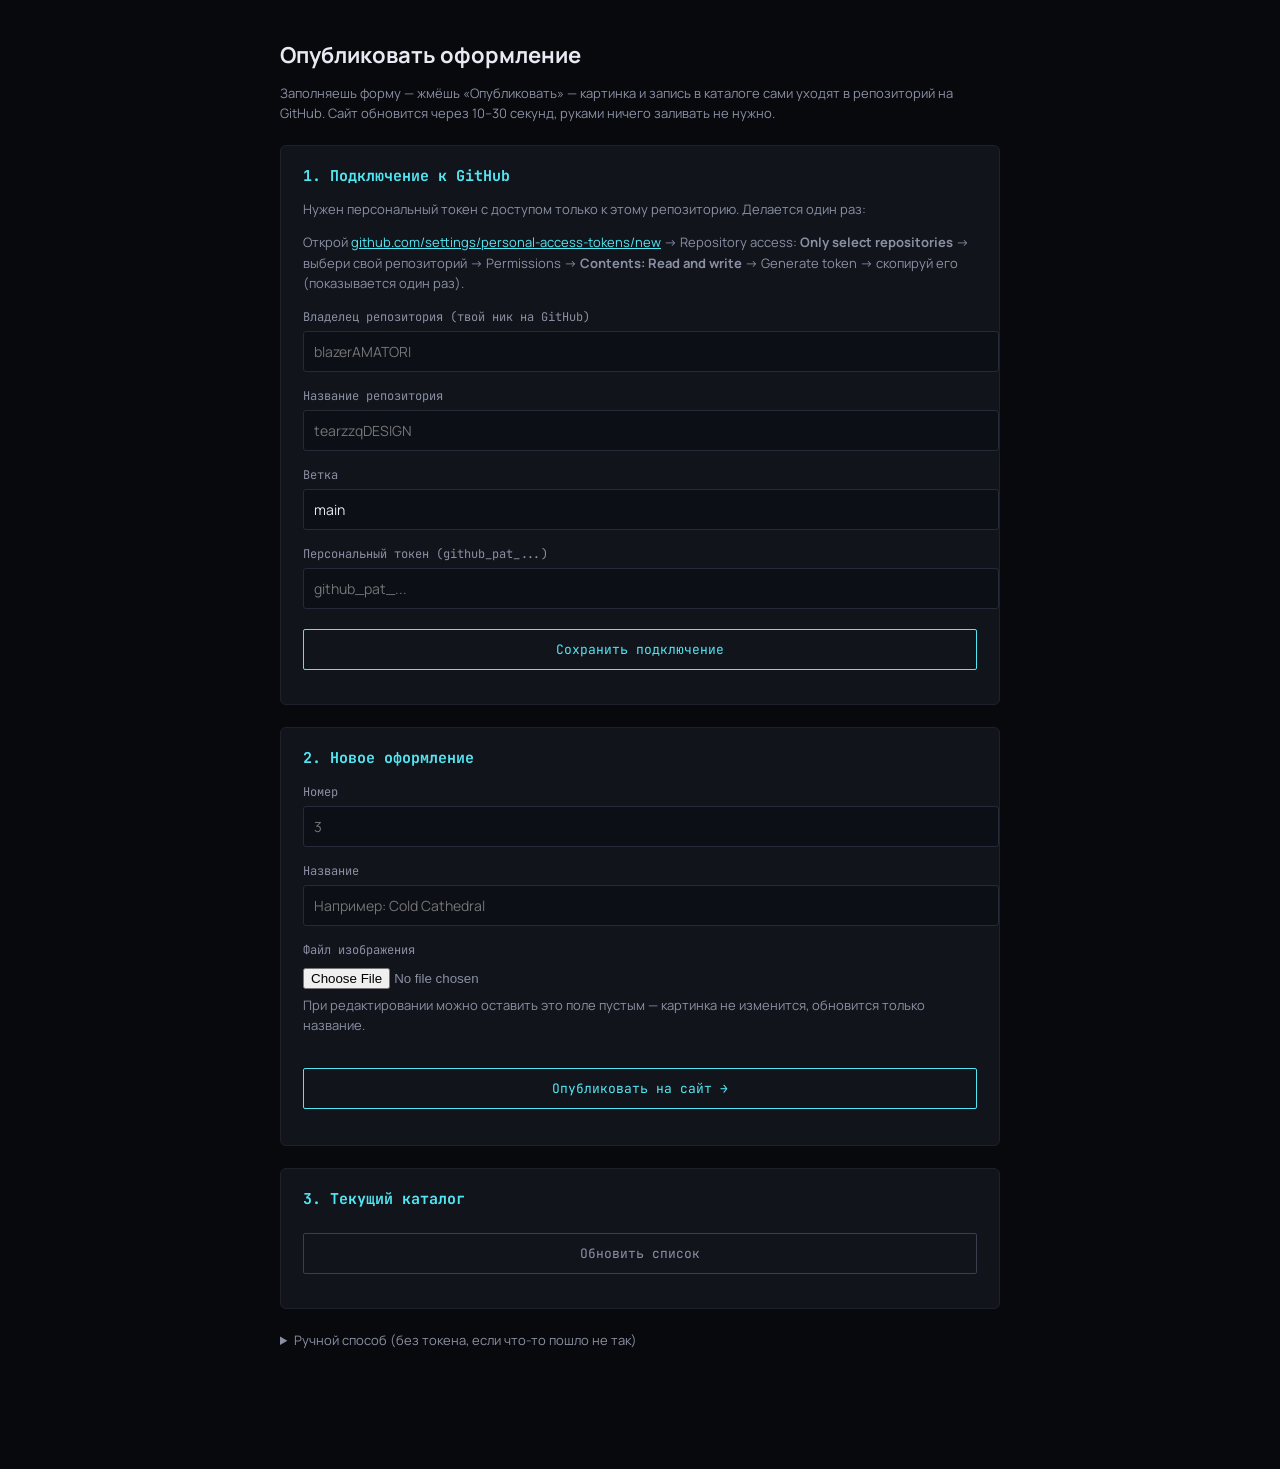
<file: admin.html>
<!DOCTYPE html>
<html lang="ru">
<head>
<meta charset="UTF-8">
<meta name="viewport" content="width=device-width, initial-scale=1.0">
<title>Опубликовать оформление — admin</title>
<link href="https://fonts.googleapis.com/css2?family=Manrope:wght@400;600;700&family=JetBrains+Mono:wght@400;500&display=swap" rel="stylesheet">
<style>
  body { background:#08090d; color:#eae8f2; font-family:"Manrope",sans-serif; max-width:720px; margin:40px auto; padding:0 20px 80px; }
  h1 { font-size:22px; margin-bottom:4px; }
  h2 { font-size:15px; font-family:"JetBrains Mono",monospace; color:#52e6f2; margin:0 0 4px; }
  p.hint { color:#8a90a3; font-size:13px; line-height:1.55; }
  .card { background:#12141c; border:1px solid #1e212c; border-radius:6px; padding:20px 22px; margin:22px 0; }
  label { display:block; margin:16px 0 6px; font-family:"JetBrains Mono",monospace; font-size:12px; color:#8a90a3; }
  input[type=text], input[type=number], input[type=password] {
    width:100%; padding:10px; background:#0d0f16; border:1px solid #262a38;
    color:#eae8f2; border-radius:3px; font-family:inherit; font-size:14px;
  }
  input[type=file] { color:#8a90a3; margin-top:4px; }
  .catalog-list { margin-top:14px; display:flex; flex-direction:column; gap:10px; }
  .catalog-item {
    display:flex; align-items:center; gap:12px;
    background:#0d0f16; border:1px solid #262a38; border-radius:4px; padding:10px 12px;
  }
  .catalog-item img { width:52px; height:52px; object-fit:cover; border-radius:3px; flex-shrink:0; background:#1e212c; }
  .catalog-item__meta { flex:1; min-width:0; }
  .catalog-item__num { font-family:"JetBrains Mono",monospace; color:#52e6f2; font-size:12px; }
  .catalog-item__title { font-size:14px; margin-top:2px; overflow:hidden; text-overflow:ellipsis; white-space:nowrap; }
  .catalog-item__actions { display:flex; gap:8px; flex-shrink:0; }
  .catalog-item__actions button {
    width:auto; margin:0; padding:7px 12px; font-size:11px;
  }
  .btn-danger { border-color:#ff6b6b !important; color:#ff6b6b !important; }
  .btn-danger:hover:not(:disabled) { background:#ff6b6b !important; color:#08090d !important; }
  button {
    margin-top:20px; background:transparent; border:1px solid #52e6f2; color:#52e6f2;
    padding:11px 22px; border-radius:2px; cursor:pointer; font-family:"JetBrains Mono",monospace;
    font-size:13px; width:100%;
  }
  button:hover:not(:disabled) { background:#52e6f2; color:#04050a; }
  button:disabled { opacity:0.4; cursor:not-allowed; }
  button.secondary { border-color:#3a3f4d; color:#8a90a3; }
  button.secondary:hover:not(:disabled) { background:#3a3f4d; color:#eae8f2; }
  #preview { margin-top:12px; max-width:200px; border-radius:4px; display:none; }
  .status { margin-top:16px; font-family:"JetBrains Mono",monospace; font-size:12px; line-height:1.7; color:#8a90a3; white-space:pre-wrap; }
  .status .ok { color:#52e6f2; }
  .status .err { color:#ff6b6b; }
  .conn-state { font-family:"JetBrains Mono",monospace; font-size:12px; margin-top:14px; }
  .conn-state.ok { color:#52e6f2; }
  .conn-state.bad { color:#ff6b6b; }
  a.dl { color:#52e6f2; }
  details summary { cursor:pointer; color:#8a90a3; font-size:13px; margin-top:10px; }
  textarea { width:100%; height:120px; margin-top:10px; background:#0d0f16; border:1px solid #262a38; color:#eae8f2; font-family:"JetBrains Mono",monospace; font-size:12px; padding:12px; border-radius:3px; }
</style>
</head>
<body>

<h1>Опубликовать оформление</h1>
<p class="hint">
  Заполняешь форму — жмёшь «Опубликовать» — картинка и запись в каталоге сами
  уходят в репозиторий на GitHub. Сайт обновится через 10–30 секунд, руками
  ничего заливать не нужно.
</p>

<div class="card">
  <h2>1. Подключение к GitHub</h2>
  <p class="hint">Нужен персональный токен с доступом только к этому репозиторию. Делается один раз:</p>
  <p class="hint">
    Открой
    <a class="dl" href="https://github.com/settings/personal-access-tokens/new" target="_blank" rel="noopener">github.com/settings/personal-access-tokens/new</a>
    → Repository access: <b>Only select repositories</b> → выбери свой репозиторий →
    Permissions → <b>Contents: Read and write</b> → Generate token → скопируй его (показывается один раз).
  </p>

  <label>Владелец репозитория (твой ник на GitHub)</label>
  <input type="text" id="ownerInput" placeholder="blazerAMATORI">

  <label>Название репозитория</label>
  <input type="text" id="repoInput" placeholder="tearzzqDESIGN">

  <label>Ветка</label>
  <input type="text" id="branchInput" placeholder="main" value="main">

  <label>Персональный токен (github_pat_...)</label>
  <input type="password" id="tokenInput" placeholder="github_pat_...">

  <button id="saveConnBtn">Сохранить подключение</button>
  <div class="conn-state" id="connState"></div>
</div>

<div class="card">
  <h2>2. Новое оформление</h2>

  <label>Номер</label>
  <input type="number" id="idInput" placeholder="3">

  <label>Название</label>
  <input type="text" id="titleInput" placeholder="Например: Cold Cathedral">

  <label>Файл изображения</label>
  <input type="file" id="fileInput" accept="image/*">
  <p class="hint" style="margin-top:6px;">При редактировании можно оставить это поле пустым — картинка не изменится, обновится только название.</p>
  <img id="preview">

  <button id="publishBtn">Опубликовать на сайт →</button>
  <button id="cancelEditBtn" class="secondary" style="display:none;">Отменить редактирование</button>
  <div class="status" id="status"></div>
</div>

<div class="card">
  <h2>3. Текущий каталог</h2>
  <button id="refreshListBtn" class="secondary">Обновить список</button>
  <div class="catalog-list" id="catalogList"></div>
</div>

<details>
  <summary>Ручной способ (без токена, если что-то пошло не так)</summary>
  <div class="card">
    <p class="hint">Скачай файл с готовым именем и положи в <code>images/</code> сам, а этот JSON вставь в <code>data/designs.json</code>:</p>
    <a id="downloadLink" class="dl" download style="display:none;">Скачать переименованный файл →</a>
    <textarea id="jsonOut" readonly></textarea>
  </div>
</details>

<script src="js/admin.js"></script>
</body>
</html>
</file>
